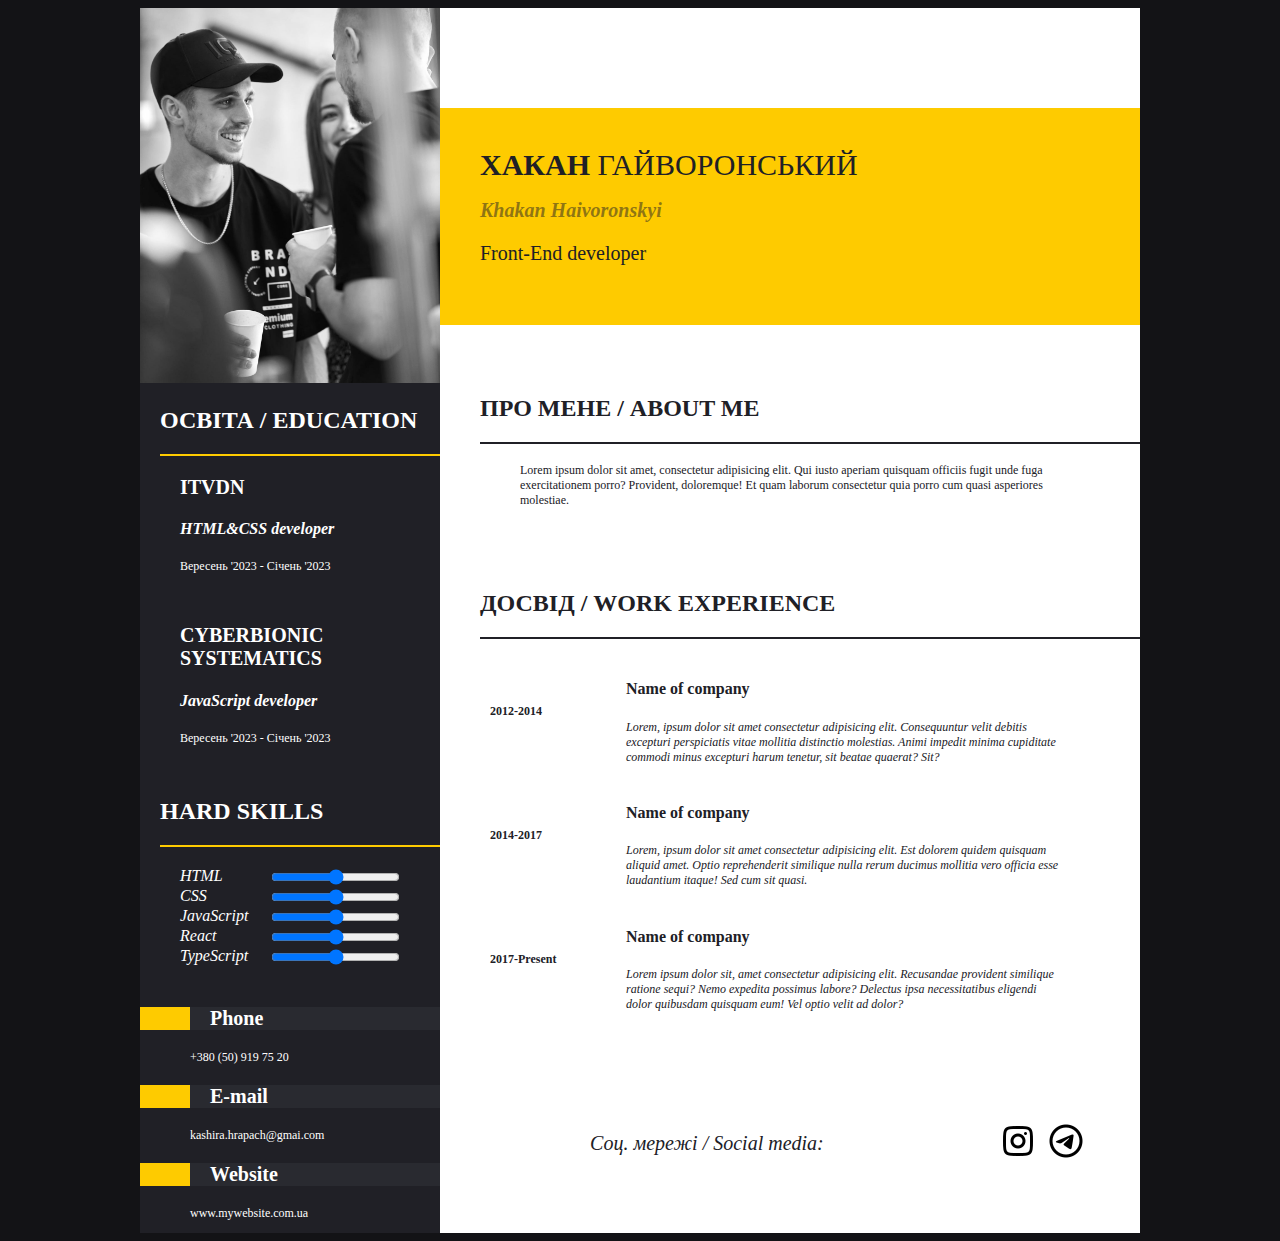
<file: index.html>
<!DOCTYPE html>
<html lang="en">

<head>
    <meta charset="UTF-8">
    <meta name="viewport" content="width=device-width, initial-scale=1.0">
    <title>Curriculum vitae</title>
    <link rel="stylesheet" href="./styles/main.css">
</head>

<body>
    <div class="wrapper">
        <div class="left-content">
            <section class="candidate-photo">
                <img src="./assets/candidate-photo.jpg" alt="Candidate photo">
            </section>
            <section class="candidate-education">
                <h2>ОСВІТА / EDUCATION</h2>
                <h3>ITVDN</h3>
                <h4>HTML&CSS developer</h4>
                <p>Вересень '2023 - Січень '2023</p>
                <br>
                <h3>CYBERBIONIC SYSTEMATICS</h3>
                <h4>JavaScript developer</h4>
                <p>Вересень '2023 - Січень '2023</p>
            </section>
            <section class="candidate-skills">
                <h2>HARD SKILLS</h2>
                <div>
                    <label for="HTML-slider">HTML</label>
                    <input type="range" id="HTML-slider" name="HTML" min="0" max="100" value="50" />
                </div>

                <div>
                    <label for="CSS-slider">CSS</label>
                    <input type="range" id="CSS-slider" name="CSS" min="0" max="100" value="50" />
                </div>

                <div>
                    <label for="JavaScript-slider">JavaScript</label>
                    <input type="range" id="JavaScript-slider" name="JavaScript" min="0" max="100" value="50" />
                </div>

                <div>
                    <label for="React-slider">React</label>
                    <input type="range" id="React-slider" name="React" min="0" max="100" value="50" />
                </div>

                <div>
                    <label for="TypeScript-slider">TypeScript</label>
                    <input type="range" id="TypeScript-slider" name="TypeScript" min="0" max="100" value="50" />
                </div>
            </section>
            <section class="candidate-contacts">
                <h3>Phone</h3>
                <p>+380 (50) 919 75 20</p>
                <h3>E-mail</h3>
                <p>kashira.hrapach@gmai.com</p>
                <h3>Website</h3>
                <p>www.mywebsite.com.ua</p>
            </section>
        </div>
        <div class="right-content">
            <header class="candidate-name">
                <h1><b>ХАКАН</b> ГАЙВОРОНСЬКИЙ</h1>
                <h2>Khakan Haivoronskyi</h2>
                <h3>Front-End developer</h3>
            </header>
            <section class="candidate-about">
                <h2>ПРО МЕНЕ / ABOUT ME</h2>
                <p>Lorem ipsum dolor sit amet, consectetur adipisicing elit. Qui iusto aperiam quisquam officiis fugit unde fuga exercitationem porro? Provident, doloremque! Et quam laborum consectetur quia porro cum quasi asperiores molestiae.</p>
            </section>
            <section class="candidate-work-experience">
                <h2>ДОСВІД / WORK EXPERIENCE</h2>
                <div class="jobs">
                    <p>2012-2014</p>
                    <div class="job">
                        <h4>Name of company</h4>
                        <p>Lorem, ipsum dolor sit amet consectetur adipisicing elit. Consequuntur velit debitis excepturi perspiciatis vitae mollitia distinctio molestias. Animi impedit minima cupiditate commodi minus excepturi harum tenetur, sit beatae quaerat? Sit?</p>
                    </div>
                </div>
                <br>
                <div class="jobs">
                    <p>2014-2017</p>
                    <div class="job">
                        <h4>Name of company</h4>
                        <p>Lorem, ipsum dolor sit amet consectetur adipisicing elit. Est dolorem quidem quisquam aliquid amet. Optio reprehenderit similique nulla rerum ducimus mollitia vero officia esse laudantium itaque! Sed cum sit quasi.</p>
                    </div>
                </div>
                <br>
                <div class="jobs">
                    <p>2017-Present</p>
                    <div class="job">
                        <h4>Name of company</h4>
                        <p>Lorem ipsum dolor sit, amet consectetur adipisicing elit. Recusandae provident similique ratione sequi? Nemo expedita possimus labore? Delectus ipsa necessitatibus eligendi dolor quibusdam quisquam eum! Vel optio velit ad dolor?</p>
                    </div>
                </div>
            </section>
            <footer class="candidate-social-media">
                <h3>Соц. мережі / Social media:</h3>
                <div class="social-media">
                        <a href="https://www.instagram.com/hakansky79/"><img src="./assets/instagram.png" alt="Instagram"></a>
                        <a href="https://www.t.me/hakansky79"><img src="./assets/telegram.png" alt="Telegram"></a>
                </div>
            </footer>
        </div>
    </div>
</body>

</html>
</file>
<file: styles/main.css>
body {
    box-sizing: border-box;
    background-color: #131316;
    display: flex;
    justify-content: center;
}

.wrapper {
    display: flex;
    flex-direction: row;
    max-width: 1000px;
    @font-face {
        font-family: Montserrat;
        src: url(../fonts/Montserrat-Regular.tff);
    }
    font-family: Montserrat;
}

/* LEFT CONTENT */

.wrapper .left-content {
    display: flex;
    flex-direction: column;
    background-color: #202026;
    color: white;
}

/* CANDIDATE PHOTO */

.wrapper .left-content .candidate-photo img {
    max-width: 300px;
}

/* CANDIDATE EDUCATION */

.wrapper .left-content .candidate-education h2 {
    font-size: 24px;
    margin-left: 20px;
    padding-bottom: 20px;
    border-bottom: 2px solid #fecb00;
}

.wrapper .left-content .candidate-education h3 {
    font-size: 20px;
    margin-left: 40px;
}

.wrapper .left-content .candidate-education h4 {
    font-size: 16px;
    margin-left: 40px;
    font-style: italic;
}

.wrapper .left-content .candidate-education p {
    font-size: 12px;
    margin-left: 40px;
}

/* CANDIDATE SKILLS */

.wrapper .left-content .candidate-skills div {
    display: flex;
    justify-content: space-between;
}

.wrapper .left-content .candidate-skills h2 {
    font-size: 24px;
    margin-left: 20px;
    padding-top: 20px;
    padding-bottom: 20px;
    border-bottom: 2px solid #fecb00;
}

.wrapper .left-content .candidate-skills label {
    font-size: 16px;
    margin-left: 40px;
    font-style: italic;
}

.wrapper .left-content .candidate-skills input {
    margin-right: 40px;
}

/* CANDIDATE CONTACTS */

.wrapper .left-content .candidate-contacts {
    padding-top: 20px;
}

.wrapper .left-content .candidate-contacts h3 {
    font-size: 20px;
    border-left: 50px solid #fecb00;
    background-color: #292a30;
    padding-left: 20px;
}

.wrapper .left-content .candidate-contacts p {
    font-size: 12px;
    margin-left: 50px;
}

.wrapper .left-content .candidate-contacts p:hover {
    cursor: pointer;
}

/* RIGHT CONTENT */

.wrapper .right-content {
    color: #202026;
    background-color: white;
}

/* CANDIDATE NAME */

.wrapper .right-content .candidate-name {
    margin-top: 100px;
    background-color: #fecb00;
    padding: 40px;
}

.wrapper .right-content .candidate-name h1 {
    font-size: 30px;
    margin: 0;
    font-weight: 500;
}

.wrapper .right-content .candidate-name h2 {
    font-size: 20px;
    font-style: italic;
    color: rgba(32, 32, 38, 0.5);
}

.wrapper .right-content .candidate-name h3 {
    font-weight: 400;
    font-size: 20px;
}

/* CANDIDATE ABOUT */

.wrapper .right-content .candidate-about {
    padding-top: 50px;
}

.wrapper .right-content .candidate-about h2 {
    font-size: 24px;
    margin-left: 40px;
    padding-bottom: 20px;
    border-bottom: 2px solid #202026;
}

.wrapper .right-content .candidate-about p {
    margin-left: 80px;
    font-size: 12px;
    margin-right: 80px;
}

/* CANDIDATE WORK EXPERIENCE */

.wrapper .right-content .candidate-work-experience {
    padding-top: 50px;
}

.wrapper .right-content .candidate-work-experience .jobs {
    display: flex;
    justify-content: space-between;
    align-items: center;
    margin-right: 80px;
}

.wrapper .right-content .candidate-work-experience h2 {
    font-size: 24px;
    margin-left: 40px;
    padding-bottom: 20px;
    border-bottom: 2px solid #202026;
}

.wrapper .right-content .candidate-work-experience .jobs p {
    font-size: 12px;
    margin-left: 50px;
    font-weight: 800;
}

.wrapper .right-content .candidate-work-experience .jobs .job {
    width: 70%;
}

.wrapper .right-content .candidate-work-experience .jobs .job p {
    font-size: 12px;
    font-weight: normal;
    margin: 0;
    font-style: italic;
}

/* CANDIDATE SOCIAL MEDIA */

.wrapper .right-content .candidate-social-media {
    display: flex;
    justify-content: space-between;
    align-items: center;
    margin: 0px 50px 0px 150px;
    padding-top: 100px;
}

.wrapper .right-content .candidate-social-media h3 {
    font-size: 20px;
    font-style: italic;
    font-weight: 400;
} 

.wrapper .right-content .candidate-social-media .social-media {
    display: flex;
}

/* MEDIA */

@media (max-width: 710px) {
    .wrapper {
        flex-wrap: wrap;
    }
    .wrapper .left-content {
        display: flex;
        flex-direction: column;
        margin: 0 auto;
        max-width: 700px;
        width: 100%;
    }
    .wrapper .left-content .candidate-photo {
        display: flex;
        justify-content: center;
    }
}

@media (max-width: 450px) {
    .wrapper {
        max-width: 450px;
        width: 100%;
    }
    .wrapper .right-content .candidate-name h1 {
        font-size: 18px;
    }
    .wrapper .right-content .candidate-name h2 {
        font-size: 12px;
    }
    .wrapper .right-content .candidate-name h3 {
        font-size: 15px;
    }
    .wrapper .right-content .candidate-social-media h3 {
        font-size: 13px;
    }
}
</file>
